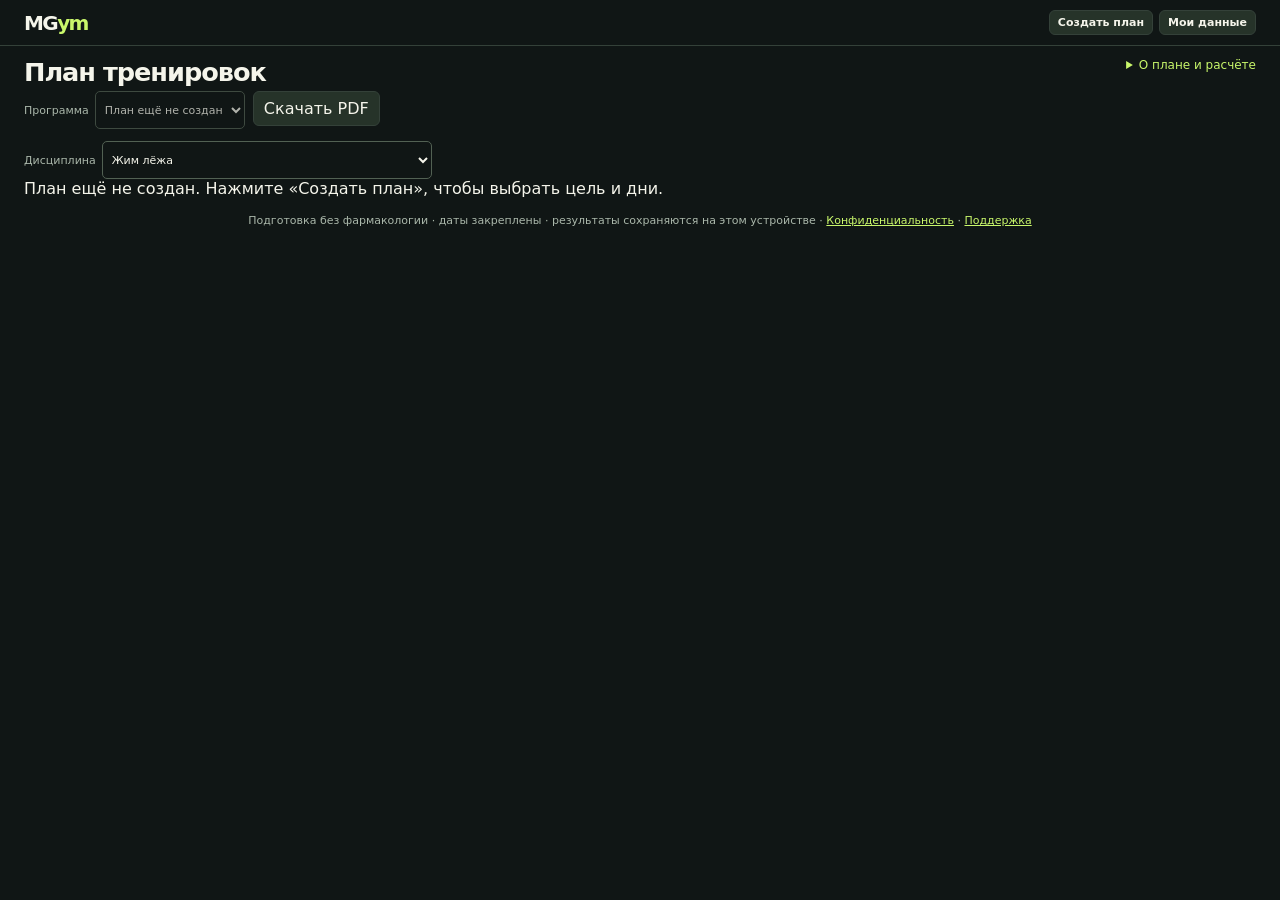
<file: index.html>
<!doctype html>
<html lang="ru">
<head>
  <meta charset="utf-8">
  <meta name="viewport" content="width=device-width, initial-scale=1">
  <meta name="theme-color" content="#101615">
  <meta name="description" content="Своя программа лёжа: расчёт нагрузки, фиксированный календарь, журнал подходов и резервные копии. Без фармакологии.">
  <title>MGym · планы жима, приседа и тяги</title>
  <link rel="stylesheet" href="style.css?v=20261013f">
  <script src="generator.js?v=20261013f" defer></script>
  <script src="engine-v2.js?v=20261013a" defer></script>
  <script src="engine-v3.js?v=20261013f" defer></script>
  <script src="pdf-export.js?v=20261013f" defer></script>
  <script src="planner.js?v=20261013f" defer></script>
  <script src="app.js?v=20261013f" defer></script>
</head>
<body>
  <header class="topbar"><div class="brand">MG<span>ym</span></div><div class="topbar-right"><button id="new-plan" type="button">Создать план</button><button id="data-button" type="button">Мои данные</button></div></header>
  <main>
    <section class="planner" aria-labelledby="planner-title">
      <div class="planner-heading"><div><h1 id="planner-title">План тренировок</h1><div class="plan-controls"><label class="plan-picker">Программа <select id="plan-select" aria-label="Выбрать программу" disabled><option value="">План ещё не создан</option></select></label><button id="export-pdf" type="button" disabled>Скачать PDF</button><button id="delete-plan" type="button" hidden>Удалить план</button></div></div><details class="info"><summary>О плане и расчёте</summary><div class="info-content"><p id="plan-summary"></p><ol id="rules"></ol><p><a href="method.html" target="_blank" rel="noopener">Методика, возрастные группы и источники ↗</a></p></div></details></div>
      <label class="plan-picker">Дисциплина <select id="discipline-select" aria-label="Дисциплина"><option value="bench">Жим лёжа</option><option value="squat">Приседания</option><option value="deadlift">Становая тяга</option></select></label><p id="empty-plan" hidden>План ещё не создан. Нажмите «Создать план», чтобы выбрать цель и дни.</p><p id="storage-status" class="status" role="status"></p>
      <section id="forecast-panel" class="forecast-panel" aria-label="Цель и прогноз" hidden>
        <div class="forecast-grid">
          <div><span>Цель</span><strong id="forecast-goal"></strong><small id="forecast-date"></small></div>
          <div><span>Оценка силы сейчас</span><strong id="forecast-current"></strong><small id="forecast-basis"></small></div>
          <div><span>Ориентир к дате</span><strong id="forecast-range"></strong><small id="forecast-status" role="status"></small></div>
        </div>
        <details><summary>На чём основан прогноз</summary><p id="forecast-explanation"></p></details>
        <p id="last-adjustment" class="adjustment-note"></p>
      </section>
      <p id="progression-overview" class="progression-overview" hidden></p>
      <nav class="calendar" aria-label="Календарь тренировок" hidden><div id="weeks" class="weeks" aria-label="Недели плана"></div><div id="sessions" class="sessions" aria-label="Дни выбранной недели"></div></nav>
      <article id="detail" class="detail" aria-live="polite" hidden></article>
    </section>
  </main>
  <footer>Подготовка без фармакологии · даты закреплены · результаты сохраняются на этом устройстве · <a href="privacy.html">Конфиденциальность</a> · <a href="support.html">Поддержка</a></footer>
  <dialog id="delete-dialog" aria-labelledby="delete-title"><div class="dialog-heading"><h2 id="delete-title">Удалить план?</h2><button type="button" data-close>Отмена</button></div><p id="delete-plan-name" translate="no"></p><p>Удалятся выбранная программа и её записи в планировщике. Остальные планы сохранятся. Перед удалением автоматически сохраняется копия всех планов: «Мои данные» → «Копия до последнего удаления».</p><p id="delete-error" class="error" role="alert"></p><button id="confirm-delete" type="button" class="danger">Удалить план</button></dialog>
  <dialog id="generator-dialog" aria-labelledby="generator-title">
    <div class="dialog-heading"><h2 id="generator-title">Своя программа</h2><button type="button" data-close>Закрыть</button></div>
    <p class="muted">Адаптивная программа: 1–4 занятия в неделю, от 2 недель до 2 лет. Возраст 14–100 лет; до 18 и после 85 — только с индивидуальным сопровождением. Без фармакологии и бустеров. Цель не гарантируется.</p>
    <form id="generator-form">
      <fieldset><legend>Спортсмен и срок</legend><div class="form-grid">
        <label>Дисциплина<select name="discipline"><option value="bench">Жим лёжа</option><option value="squat">Приседания</option><option value="deadlift">Становая тяга</option></select></label><label>Название<input name="name" maxlength="60" value="Мой план" required></label>
        <label>Возраст, лет<input name="age" type="number" min="14" max="100" required></label>
        <label>Вес тела, кг<input name="bodyweight" type="number" min="20" max="400" step="0.1" required></label>
        <label>Индивидуальное сопровождение<select name="supervised"><option value="no">Нет / не требуется по возрасту</option><option value="yes">Есть тренер и допуск к нагрузке</option></select></label>
        <label>Целевой результат, кг<input name="goal" type="number" min="10" max="400" step="0.5" required></label>
        <label>Дата начала<input name="start" type="date" required></label>
        <label>Дата результата / соревнований<input name="target" type="date" required></label>
        <label>Стаж выбранного движения<select name="experience"><option value="novice">Менее 1 года</option><option value="trained">1–3 года</option><option value="advanced">Более 3 лет</option></select></label>
        <label>Тренировки последние 4 недели<select name="trainingContinuity"><option value="regular">Тренируюсь регулярно</option><option value="returning">Возвращаюсь после перерыва</option><option value="unknown">Пока не могу оценить</option></select></label>
        <label>Восстановление сейчас<select name="recovery"><option value="normal">Обычное, нагрузку переношу хорошо</option><option value="limited">Недосып, стресс или высокая утомляемость</option></select></label>
      </div></fieldset>
      <fieldset><legend>От какого результата считать</legend>
        <label>Исходные данные<select name="resultType"><option value="max">Знаю текущий максимум на 1 повтор</option><option value="set">Есть недавний рабочий подход</option><option value="unknown">Пока нет результата — начать с подбора</option></select></label>
        <div id="result-fields" class="form-grid">
          <label>Вес штанги, кг<input name="resultWeight" type="number" min="5" max="400" step="0.5" required></label>
          <label>Выполнено повторов<input name="reps" type="number" min="1" max="10" value="1" required></label>
          <label>Техника<select name="technique"><option value="paused">С паузой 1–2 секунды</option><option value="touch">Без паузы / не уверен</option></select></label>
          <label>Дата результата<input name="resultDate" type="date" required></label>
          <label>RPE этого подхода, если известно<input name="resultRpe" type="number" min="6" max="9.5" step="0.5" placeholder="Можно оставить пустым"></label>
        </div><p class="muted">Не нужно проверять максимум ради анкеты. Подойдёт чистый рабочий подход; результат без паузы уточняется по контрольным подходам.</p>
      </fieldset>
      <fieldset><legend>Расписание и оборудование</legend>
        <p class="muted">Выберите 1–4 доступных дня. Соседний день после тяжёлого жима будет лёгким; при ограниченном восстановлении объём уменьшается.</p>
        <div class="weekday-options">
          <label><input type="checkbox" name="weekday" value="1" checked>Пн</label><label><input type="checkbox" name="weekday" value="2">Вт</label><label><input type="checkbox" name="weekday" value="3">Ср</label><label><input type="checkbox" name="weekday" value="4" checked>Чт</label><label><input type="checkbox" name="weekday" value="5">Пт</label><label><input type="checkbox" name="weekday" value="6">Сб</label><label><input type="checkbox" name="weekday" value="0">Вс</label>
        </div><div class="form-grid">
          <label>Вес грифа, кг<input name="bar" type="number" min="5" max="25" step="0.5" value="20" required></label>
          <label>Минимальный шаг всей штанги<select name="step"><option value="2.5">2,5 кг</option><option value="1">1 кг</option><option value="1.25">1,25 кг</option><option value="5">5 кг</option></select></label>
          <label>Для вспомогательных упражнений<select name="equipment"><option value="gym">Блоки и гантели</option><option value="dumbbells">Только гантели</option><option value="none">Только штанга — без дополнений</option></select></label>
          <label>Боль при жиме / ограничения врача<select name="pain"><option value="no">Нет</option><option value="yes">Есть</option></select></label>
        </div>
      </fieldset>
      <p id="generator-error" class="error" role="alert"></p><button type="submit" class="primary">Рассчитать и посмотреть</button>
    </form>
    <section id="preview" hidden aria-live="polite"><h3>Предварительный расчёт</h3><p id="preview-summary"></p><ul id="preview-warnings"></ul><p id="preview-first"></p><p class="muted">Сохранится отдельная программа с этими датами. Предыдущие планы и их результаты останутся в списке.</p><button id="save-plan" type="button" class="primary">Сохранить программу</button></section>
  </dialog>
  <dialog id="data-dialog" aria-labelledby="data-title"><div class="dialog-heading"><h2 id="data-title">Мои данные</h2><button type="button" data-close>Закрыть</button></div><p>Планы и результаты хранятся в этом браузере. Через неделю откроется тот же календарь. Пропущенные тренировки не переносятся автоматически.</p><p>Очистка данных браузера или режим инкогнито могут удалить записи. Скачайте резервную копию; её можно открыть на другом устройстве. Автоматической синхронизации с MGym и другими устройствами пока нет.</p><div class="actions"><button id="export-data" type="button">Скачать резервную копию</button><button id="export-before-delete" type="button">Копия до последнего удаления</button><label class="file-label">Загрузить копию<input id="import-data" type="file" accept="application/json,.json"></label></div><p id="data-message" role="status"></p><div id="import-preview" hidden><p id="import-summary"></p><button id="confirm-import" type="button" class="primary">Добавить планы из копии</button></div></dialog>
  <dialog id="log-dialog" aria-labelledby="log-title"><div class="dialog-heading"><h2 id="log-title">Результат тренировки</h2><button type="button" data-close>Закрыть</button></div><form id="log-form"><p class="muted">Заполняйте только сделанные подходы. Пустое поле — нет записи. Килограммы указаны как общий вес; для гантели — вес одной гантели.</p><div id="log-sets"></div><div class="form-grid"><label>Статус<select name="status"><option value="planned">Ещё не завершена</option><option value="done">Выполнена</option><option value="skipped">Пропущена</option></select></label><label>Как прошла тренировка<select name="feedback"><option value="ok">Нормально</option><option value="hard">Тяжелее ожидаемого / недовосстановился</option><option value="pain">Была боль</option></select></label></div><p id="log-advice" class="muted"></p><p id="log-error" class="error" role="alert"></p><button class="primary" type="submit">Сохранить результат</button></form></dialog>
  <dialog id="review-dialog" aria-labelledby="review-title"><div class="dialog-heading"><h2 id="review-title">Проверка нагрузки</h2><button type="button" data-close>Закрыть</button></div><p id="review-message"></p><p class="muted">Меняются только будущие незаписанные тренировки. Расписание, прошедшие дни и фактические подходы сохраняются. Повторно одна тренировка не учитывается.</p><button id="apply-review" type="button" class="primary" hidden>Применить поправку к будущим весам</button></dialog>
  <dialog id="schedule-dialog" aria-labelledby="schedule-title"><div class="dialog-heading"><h2 id="schedule-title">Изменить цель и расписание</h2><button type="button" data-close>Закрыть</button></div><p>Изменятся только будущие дни без записей. История, частичные записи и сегодняшнее назначение сохранятся.</p><form id="schedule-form"><div class="form-grid"><label>Новая дата цели<input type="date" name="target" required></label><label>Цель, кг<input type="number" name="goal" min="10" max="400" step="0.5" required></label><label>Восстановление<select name="recovery"><option value="normal">Обычное</option><option value="limited">Ограниченное</option></select></label></div><div class="weekday-options" id="schedule-weekdays"></div><button type="submit">Посмотреть изменения</button></form><p id="schedule-message" role="status"></p><button id="apply-schedule" class="primary" type="button" hidden>Сохранить новое расписание</button></dialog>
</body>
</html>
</file>
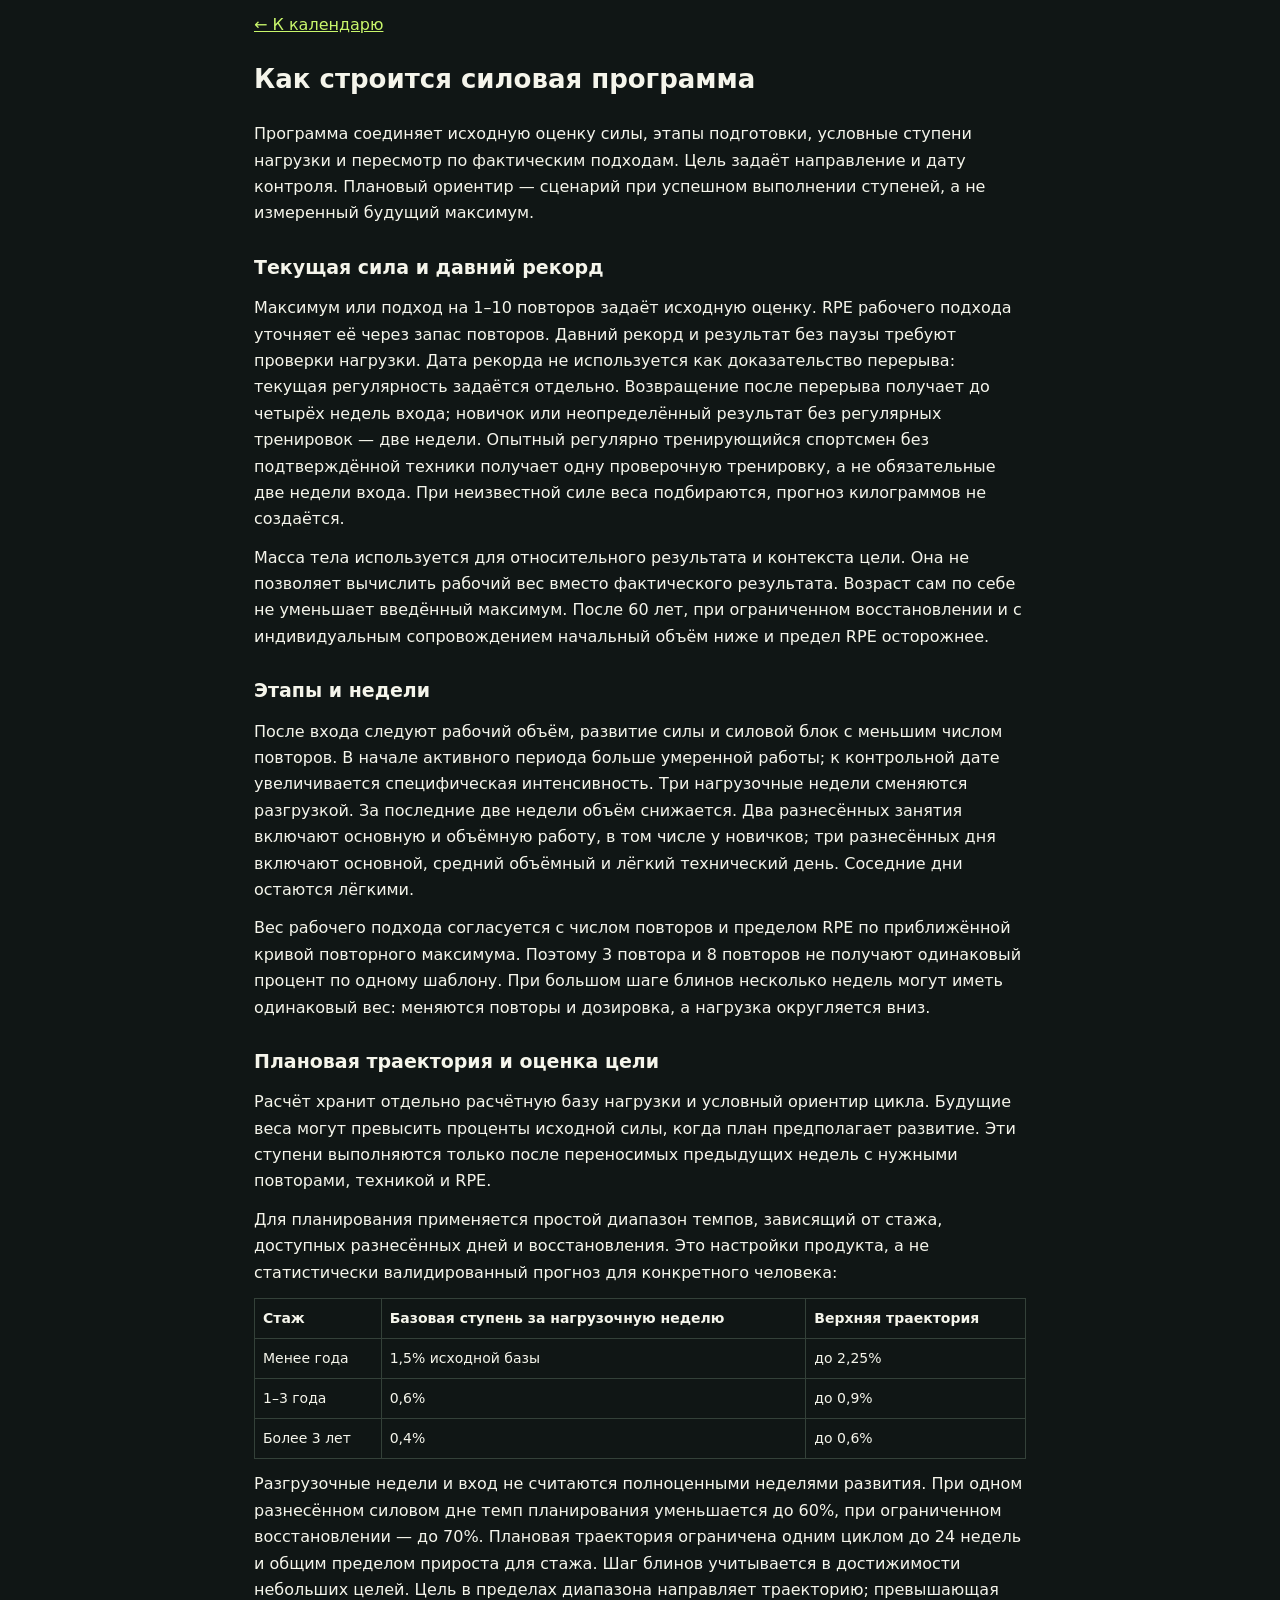
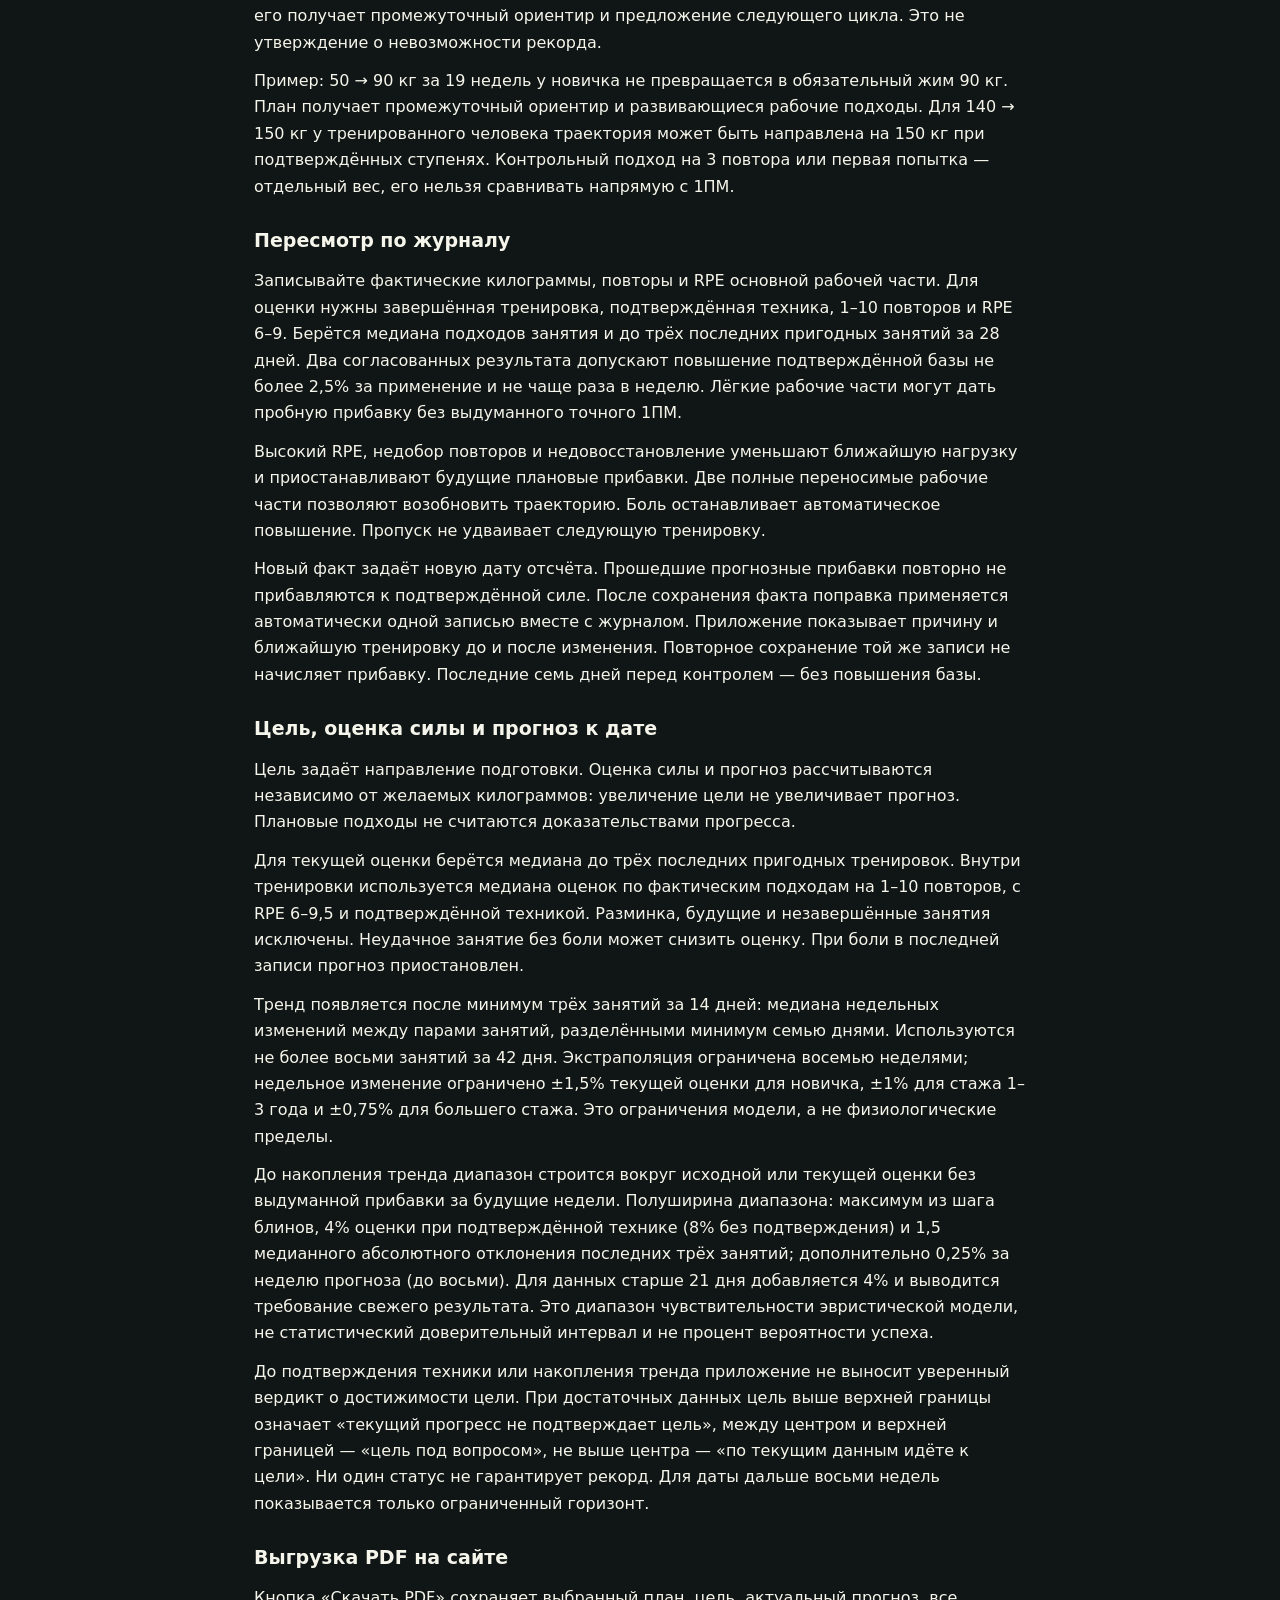
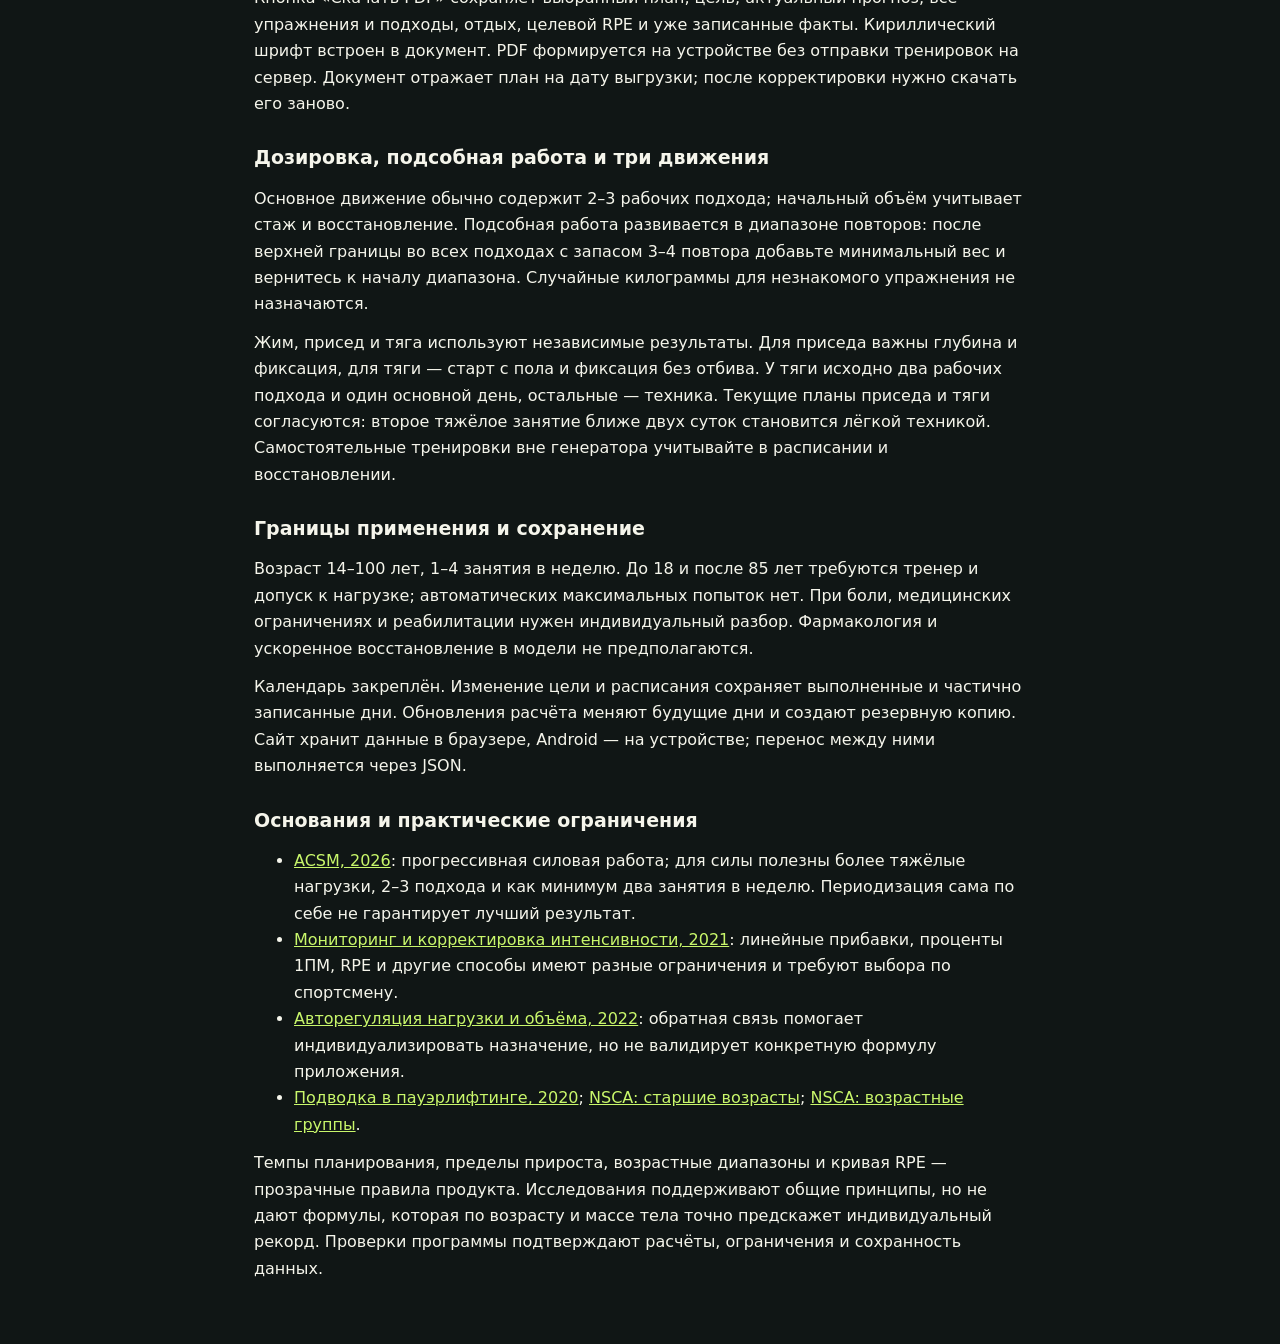
<file: method.html>
<!doctype html>
<html lang="ru"><head><meta charset="utf-8"><meta name="viewport" content="width=device-width,initial-scale=1"><title>Методика программы · MGym</title><link rel="stylesheet" href="style.css?v=20261013d"></head>
<body><main class="method"><a href="index.html">← К календарю</a><h1>Как строится силовая программа</h1>
<p>Программа соединяет исходную оценку силы, этапы подготовки, условные ступени нагрузки и пересмотр по фактическим подходам. Цель задаёт направление и дату контроля. Плановый ориентир — сценарий при успешном выполнении ступеней, а не измеренный будущий максимум.</p>
<h2>Текущая сила и давний рекорд</h2>
<p>Максимум или подход на 1–10 повторов задаёт исходную оценку. RPE рабочего подхода уточняет её через запас повторов. Давний рекорд и результат без паузы требуют проверки нагрузки. Дата рекорда не используется как доказательство перерыва: текущая регулярность задаётся отдельно. Возвращение после перерыва получает до четырёх недель входа; новичок или неопределённый результат без регулярных тренировок — две недели. Опытный регулярно тренирующийся спортсмен без подтверждённой техники получает одну проверочную тренировку, а не обязательные две недели входа. При неизвестной силе веса подбираются, прогноз килограммов не создаётся.</p>
<p>Масса тела используется для относительного результата и контекста цели. Она не позволяет вычислить рабочий вес вместо фактического результата. Возраст сам по себе не уменьшает введённый максимум. После 60 лет, при ограниченном восстановлении и с индивидуальным сопровождением начальный объём ниже и предел RPE осторожнее.</p>
<h2>Этапы и недели</h2>
<p>После входа следуют рабочий объём, развитие силы и силовой блок с меньшим числом повторов. В начале активного периода больше умеренной работы; к контрольной дате увеличивается специфическая интенсивность. Три нагрузочные недели сменяются разгрузкой. За последние две недели объём снижается. Два разнесённых занятия включают основную и объёмную работу, в том числе у новичков; три разнесённых дня включают основной, средний объёмный и лёгкий технический день. Соседние дни остаются лёгкими.</p>
<p>Вес рабочего подхода согласуется с числом повторов и пределом RPE по приближённой кривой повторного максимума. Поэтому 3 повтора и 8 повторов не получают одинаковый процент по одному шаблону. При большом шаге блинов несколько недель могут иметь одинаковый вес: меняются повторы и дозировка, а нагрузка округляется вниз.</p>
<h2>Плановая траектория и оценка цели</h2>
<p>Расчёт хранит отдельно расчётную базу нагрузки и условный ориентир цикла. Будущие веса могут превысить проценты исходной силы, когда план предполагает развитие. Эти ступени выполняются только после переносимых предыдущих недель с нужными повторами, техникой и RPE.</p>
<p>Для планирования применяется простой диапазон темпов, зависящий от стажа, доступных разнесённых дней и восстановления. Это настройки продукта, а не статистически валидированный прогноз для конкретного человека:</p>
<table><thead><tr><th>Стаж</th><th>Базовая ступень за нагрузочную неделю</th><th>Верхняя траектория</th></tr></thead><tbody>
<tr><td>Менее года</td><td>1,5% исходной базы</td><td>до 2,25%</td></tr>
<tr><td>1–3 года</td><td>0,6%</td><td>до 0,9%</td></tr>
<tr><td>Более 3 лет</td><td>0,4%</td><td>до 0,6%</td></tr>
</tbody></table>
<p>Разгрузочные недели и вход не считаются полноценными неделями развития. При одном разнесённом силовом дне темп планирования уменьшается до 60%, при ограниченном восстановлении — до 70%. Плановая траектория ограничена одним циклом до 24 недель и общим пределом прироста для стажа. Шаг блинов учитывается в достижимости небольших целей. Цель в пределах диапазона направляет траекторию; превышающая его получает промежуточный ориентир и предложение следующего цикла. Это не утверждение о невозможности рекорда.</p>
<p>Пример: 50 → 90 кг за 19 недель у новичка не превращается в обязательный жим 90 кг. План получает промежуточный ориентир и развивающиеся рабочие подходы. Для 140 → 150 кг у тренированного человека траектория может быть направлена на 150 кг при подтверждённых ступенях. Контрольный подход на 3 повтора или первая попытка — отдельный вес, его нельзя сравнивать напрямую с 1ПМ.</p>
<h2>Пересмотр по журналу</h2>
<p>Записывайте фактические килограммы, повторы и RPE основной рабочей части. Для оценки нужны завершённая тренировка, подтверждённая техника, 1–10 повторов и RPE 6–9. Берётся медиана подходов занятия и до трёх последних пригодных занятий за 28 дней. Два согласованных результата допускают повышение подтверждённой базы не более 2,5% за применение и не чаще раза в неделю. Лёгкие рабочие части могут дать пробную прибавку без выдуманного точного 1ПМ.</p>
<p>Высокий RPE, недобор повторов и недовосстановление уменьшают ближайшую нагрузку и приостанавливают будущие плановые прибавки. Две полные переносимые рабочие части позволяют возобновить траекторию. Боль останавливает автоматическое повышение. Пропуск не удваивает следующую тренировку.</p>
<p>Новый факт задаёт новую дату отсчёта. Прошедшие прогнозные прибавки повторно не прибавляются к подтверждённой силе. После сохранения факта поправка применяется автоматически одной записью вместе с журналом. Приложение показывает причину и ближайшую тренировку до и после изменения. Повторное сохранение той же записи не начисляет прибавку. Последние семь дней перед контролем — без повышения базы.</p>
<h2>Цель, оценка силы и прогноз к дате</h2>
<p>Цель задаёт направление подготовки. Оценка силы и прогноз рассчитываются независимо от желаемых килограммов: увеличение цели не увеличивает прогноз. Плановые подходы не считаются доказательствами прогресса.</p>
<p>Для текущей оценки берётся медиана до трёх последних пригодных тренировок. Внутри тренировки используется медиана оценок по фактическим подходам на 1–10 повторов, с RPE 6–9,5 и подтверждённой техникой. Разминка, будущие и незавершённые занятия исключены. Неудачное занятие без боли может снизить оценку. При боли в последней записи прогноз приостановлен.</p>
<p>Тренд появляется после минимум трёх занятий за 14 дней: медиана недельных изменений между парами занятий, разделёнными минимум семью днями. Используются не более восьми занятий за 42 дня. Экстраполяция ограничена восемью неделями; недельное изменение ограничено ±1,5% текущей оценки для новичка, ±1% для стажа 1–3 года и ±0,75% для большего стажа. Это ограничения модели, а не физиологические пределы.</p>
<p>До накопления тренда диапазон строится вокруг исходной или текущей оценки без выдуманной прибавки за будущие недели. Полуширина диапазона: максимум из шага блинов, 4% оценки при подтверждённой технике (8% без подтверждения) и 1,5 медианного абсолютного отклонения последних трёх занятий; дополнительно 0,25% за неделю прогноза (до восьми). Для данных старше 21 дня добавляется 4% и выводится требование свежего результата. Это диапазон чувствительности эвристической модели, не статистический доверительный интервал и не процент вероятности успеха.</p>
<p>До подтверждения техники или накопления тренда приложение не выносит уверенный вердикт о достижимости цели. При достаточных данных цель выше верхней границы означает «текущий прогресс не подтверждает цель», между центром и верхней границей — «цель под вопросом», не выше центра — «по текущим данным идёте к цели». Ни один статус не гарантирует рекорд. Для даты дальше восьми недель показывается только ограниченный горизонт.</p>
<h2>Выгрузка PDF на сайте</h2>
<p>Кнопка «Скачать PDF» сохраняет выбранный план, цель, актуальный прогноз, все упражнения и подходы, отдых, целевой RPE и уже записанные факты. Кириллический шрифт встроен в документ. PDF формируется на устройстве без отправки тренировок на сервер. Документ отражает план на дату выгрузки; после корректировки нужно скачать его заново.</p>
<h2>Дозировка, подсобная работа и три движения</h2>
<p>Основное движение обычно содержит 2–3 рабочих подхода; начальный объём учитывает стаж и восстановление. Подсобная работа развивается в диапазоне повторов: после верхней границы во всех подходах с запасом 3–4 повтора добавьте минимальный вес и вернитесь к началу диапазона. Случайные килограммы для незнакомого упражнения не назначаются.</p>
<p>Жим, присед и тяга используют независимые результаты. Для приседа важны глубина и фиксация, для тяги — старт с пола и фиксация без отбива. У тяги исходно два рабочих подхода и один основной день, остальные — техника. Текущие планы приседа и тяги согласуются: второе тяжёлое занятие ближе двух суток становится лёгкой техникой. Самостоятельные тренировки вне генератора учитывайте в расписании и восстановлении.</p>
<h2>Границы применения и сохранение</h2>
<p>Возраст 14–100 лет, 1–4 занятия в неделю. До 18 и после 85 лет требуются тренер и допуск к нагрузке; автоматических максимальных попыток нет. При боли, медицинских ограничениях и реабилитации нужен индивидуальный разбор. Фармакология и ускоренное восстановление в модели не предполагаются.</p>
<p>Календарь закреплён. Изменение цели и расписания сохраняет выполненные и частично записанные дни. Обновления расчёта меняют будущие дни и создают резервную копию. Сайт хранит данные в браузере, Android — на устройстве; перенос между ними выполняется через JSON.</p>
<h2>Основания и практические ограничения</h2>
<ul>
<li><a href="https://pubmed.ncbi.nlm.nih.gov/41843416/">ACSM, 2026</a>: прогрессивная силовая работа; для силы полезны более тяжёлые нагрузки, 2–3 подхода и как минимум два занятия в неделю. Периодизация сама по себе не гарантирует лучший результат.</li>
<li><a href="https://pubmed.ncbi.nlm.nih.gov/34101157/">Мониторинг и корректировка интенсивности, 2021</a>: линейные прибавки, проценты 1ПМ, RPE и другие способы имеют разные ограничения и требуют выбора по спортсмену.</li>
<li><a href="https://pubmed.ncbi.nlm.nih.gov/35038063/">Авторегуляция нагрузки и объёма, 2022</a>: обратная связь помогает индивидуализировать назначение, но не валидирует конкретную формулу приложения.</li>
<li><a href="https://pubmed.ncbi.nlm.nih.gov/32917000/">Подводка в пауэрлифтинге, 2020</a>; <a href="https://www.nsca.com/about-us/position-statements/resistance-training-for-older-adults/">NSCA: старшие возрасты</a>; <a href="https://www.nsca.com/about-us/position-statements/">NSCA: возрастные группы</a>.</li>
</ul>
<p>Темпы планирования, пределы прироста, возрастные диапазоны и кривая RPE — прозрачные правила продукта. Исследования поддерживают общие принципы, но не дают формулы, которая по возрасту и массе тела точно предскажет индивидуальный рекорд. Проверки программы подтверждают расчёты, ограничения и сохранность данных.</p>
</main></body></html>
</file>
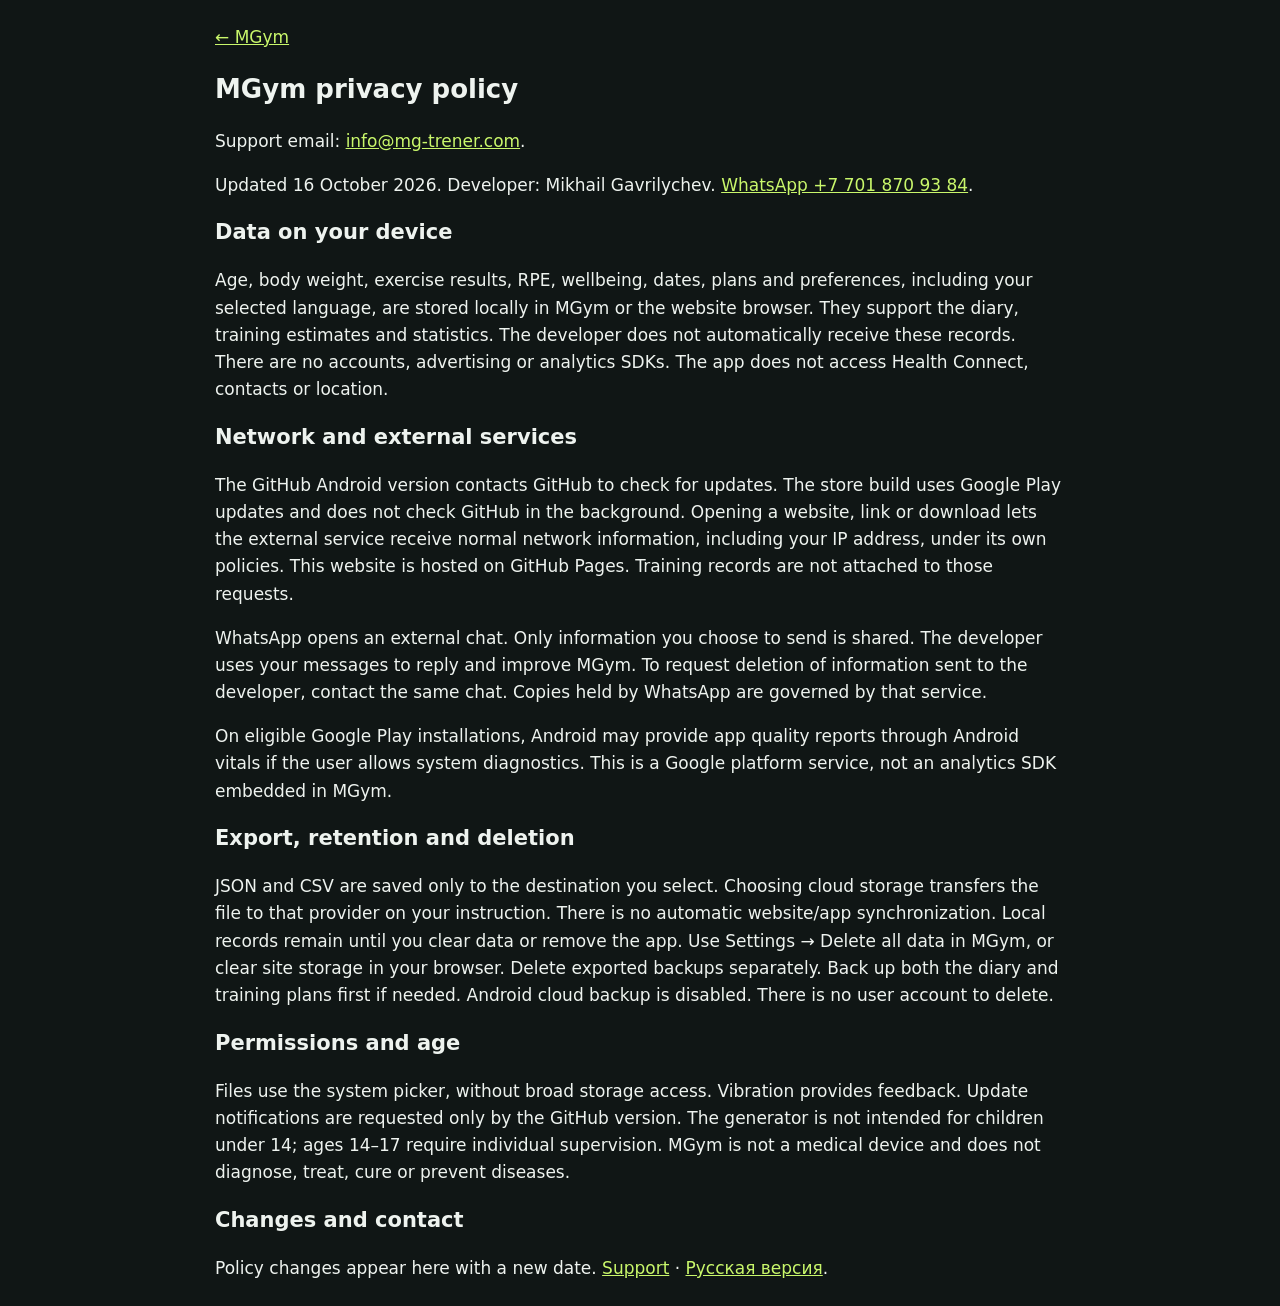
<file: privacy-en.html>
<!doctype html><html lang="en"><meta charset="utf-8"><meta name="viewport" content="width=device-width,initial-scale=1"><title>MGym privacy policy</title><style>body{max-width:850px;margin:24px auto;padding:0 18px;font:17px/1.6 system-ui;background:#101615;color:#eef3ef}a{color:#c9f76b}h1{font-size:26px}h2{font-size:21px}</style><main><a href="index.html">← MGym</a><h1>MGym privacy policy</h1><p>Support email: <a href="mailto:info@mg-trener.com">info@mg-trener.com</a>.</p><p>Updated 16 October 2026. Developer: Mikhail Gavrilychev. <a href="https://wa.me/77018709384">WhatsApp +7 701 870 93 84</a>.</p>
<h2>Data on your device</h2><p>Age, body weight, exercise results, RPE, wellbeing, dates, plans and preferences, including your selected language, are stored locally in MGym or the website browser. They support the diary, training estimates and statistics. The developer does not automatically receive these records. There are no accounts, advertising or analytics SDKs. The app does not access Health Connect, contacts or location.</p>
<h2>Network and external services</h2><p>The GitHub Android version contacts GitHub to check for updates. The store build uses Google Play updates and does not check GitHub in the background. Opening a website, link or download lets the external service receive normal network information, including your IP address, under its own policies. This website is hosted on GitHub Pages. Training records are not attached to those requests.</p><p>WhatsApp opens an external chat. Only information you choose to send is shared. The developer uses your messages to reply and improve MGym. To request deletion of information sent to the developer, contact the same chat. Copies held by WhatsApp are governed by that service.</p><p>On eligible Google Play installations, Android may provide app quality reports through Android vitals if the user allows system diagnostics. This is a Google platform service, not an analytics SDK embedded in MGym.</p>
<h2>Export, retention and deletion</h2><p>JSON and CSV are saved only to the destination you select. Choosing cloud storage transfers the file to that provider on your instruction. There is no automatic website/app synchronization. Local records remain until you clear data or remove the app. Use Settings → Delete all data in MGym, or clear site storage in your browser. Delete exported backups separately. Back up both the diary and training plans first if needed. Android cloud backup is disabled. There is no user account to delete.</p>
<h2>Permissions and age</h2><p>Files use the system picker, without broad storage access. Vibration provides feedback. Update notifications are requested only by the GitHub version. The generator is not intended for children under 14; ages 14–17 require individual supervision. MGym is not a medical device and does not diagnose, treat, cure or prevent diseases.</p><h2>Changes and contact</h2><p>Policy changes appear here with a new date. <a href="support-en.html">Support</a> · <a href="privacy.html">Русская версия</a>.</p></main></html>
</file>
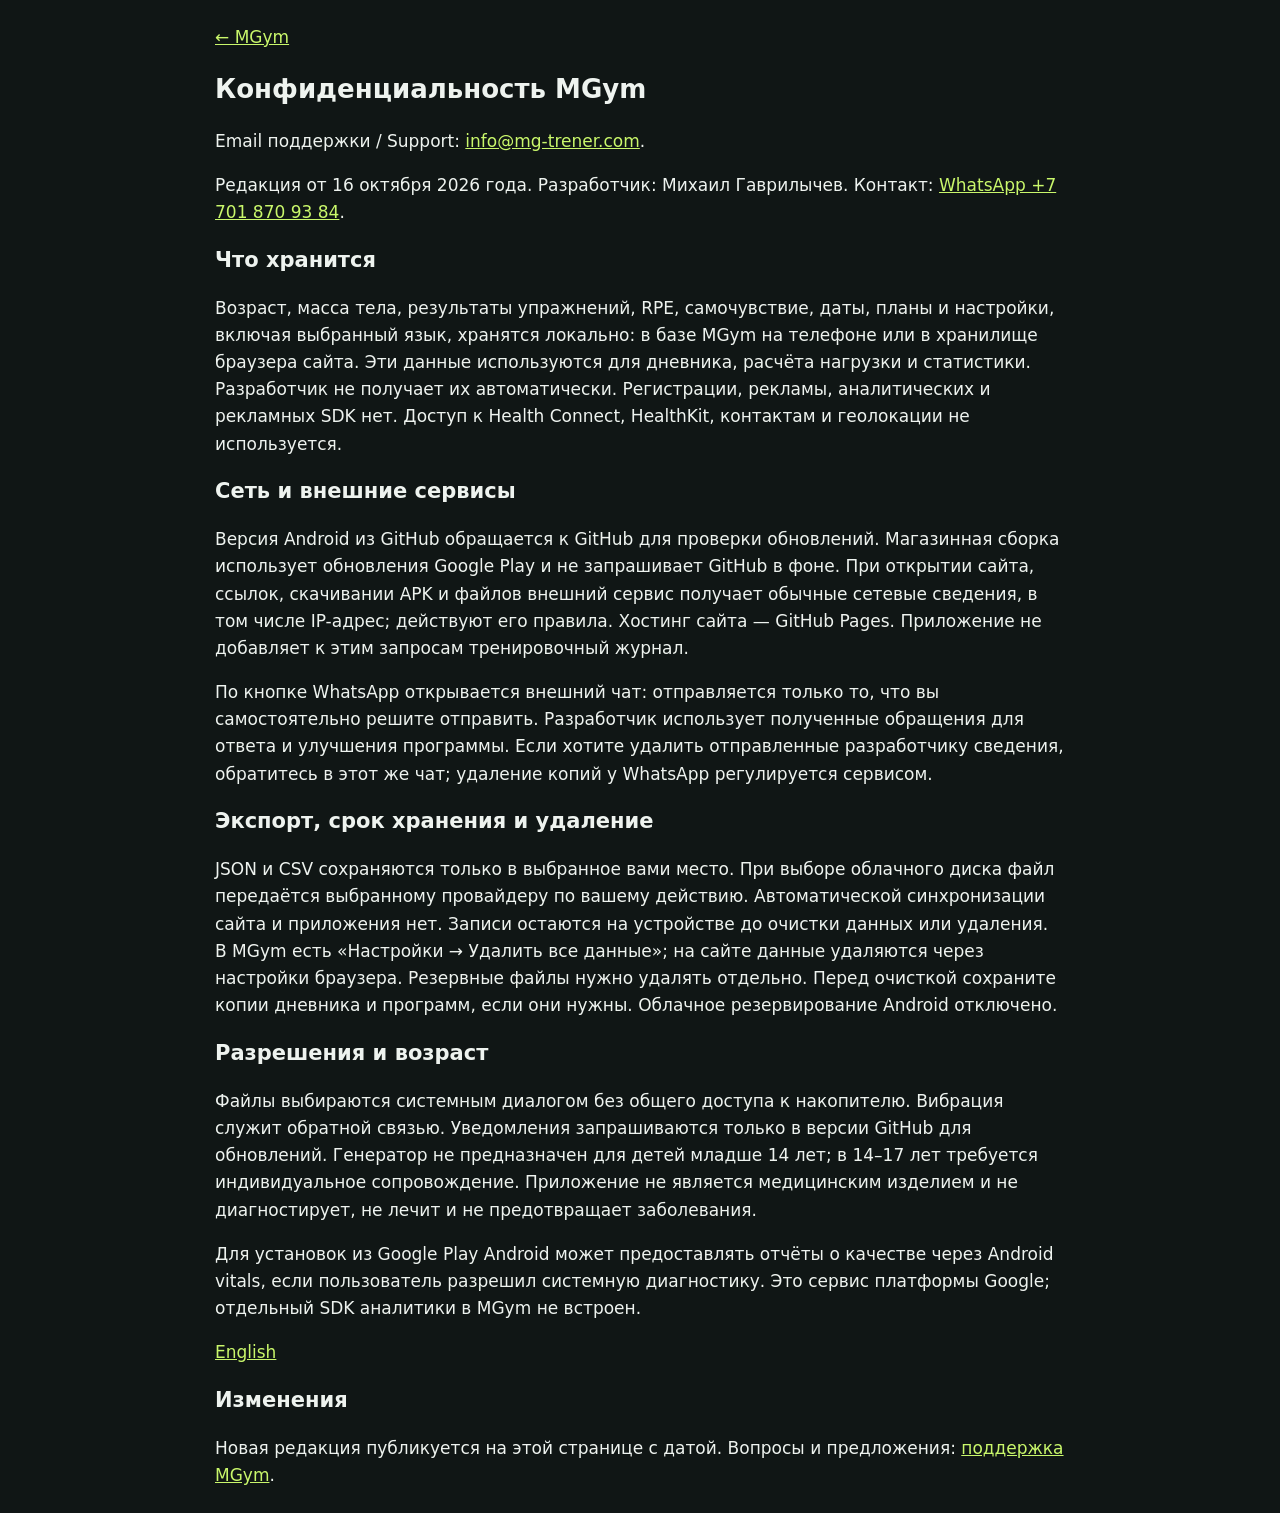
<file: privacy.html>
<!doctype html><html lang="ru"><meta charset="utf-8"><meta name="viewport" content="width=device-width,initial-scale=1"><title>Конфиденциальность MGym</title><style>body{max-width:850px;margin:24px auto;padding:0 18px;font:17px/1.6 system-ui;background:#101615;color:#eef3ef}a{color:#c9f76b}h1{font-size:26px}h2{font-size:21px}</style><main><a href="index.html">← MGym</a><h1>Конфиденциальность MGym</h1><p>Email поддержки / Support: <a href="mailto:info@mg-trener.com">info@mg-trener.com</a>.</p><p>Редакция от 16 октября 2026 года. Разработчик: Михаил Гаврилычев. Контакт: <a href="https://wa.me/77018709384">WhatsApp +7 701 870 93 84</a>.</p>
<h2>Что хранится</h2><p>Возраст, масса тела, результаты упражнений, RPE, самочувствие, даты, планы и настройки, включая выбранный язык, хранятся локально: в базе MGym на телефоне или в хранилище браузера сайта. Эти данные используются для дневника, расчёта нагрузки и статистики. Разработчик не получает их автоматически. Регистрации, рекламы, аналитических и рекламных SDK нет. Доступ к Health Connect, HealthKit, контактам и геолокации не используется.</p>
<h2>Сеть и внешние сервисы</h2><p>Версия Android из GitHub обращается к GitHub для проверки обновлений. Магазинная сборка использует обновления Google Play и не запрашивает GitHub в фоне. При открытии сайта, ссылок, скачивании APK и файлов внешний сервис получает обычные сетевые сведения, в том числе IP-адрес; действуют его правила. Хостинг сайта — GitHub Pages. Приложение не добавляет к этим запросам тренировочный журнал.</p>
<p>По кнопке WhatsApp открывается внешний чат: отправляется только то, что вы самостоятельно решите отправить. Разработчик использует полученные обращения для ответа и улучшения программы. Если хотите удалить отправленные разработчику сведения, обратитесь в этот же чат; удаление копий у WhatsApp регулируется сервисом.</p>
<h2>Экспорт, срок хранения и удаление</h2><p>JSON и CSV сохраняются только в выбранное вами место. При выборе облачного диска файл передаётся выбранному провайдеру по вашему действию. Автоматической синхронизации сайта и приложения нет. Записи остаются на устройстве до очистки данных или удаления. В MGym есть «Настройки → Удалить все данные»; на сайте данные удаляются через настройки браузера. Резервные файлы нужно удалять отдельно. Перед очисткой сохраните копии дневника и программ, если они нужны. Облачное резервирование Android отключено.</p>
<h2>Разрешения и возраст</h2><p>Файлы выбираются системным диалогом без общего доступа к накопителю. Вибрация служит обратной связью. Уведомления запрашиваются только в версии GitHub для обновлений. Генератор не предназначен для детей младше 14 лет; в 14–17 лет требуется индивидуальное сопровождение. Приложение не является медицинским изделием и не диагностирует, не лечит и не предотвращает заболевания.</p>
<p>Для установок из Google Play Android может предоставлять отчёты о качестве через Android vitals, если пользователь разрешил системную диагностику. Это сервис платформы Google; отдельный SDK аналитики в MGym не встроен.</p><p><a href="privacy-en.html">English</a></p><h2>Изменения</h2><p>Новая редакция публикуется на этой странице с датой. Вопросы и предложения: <a href="support.html">поддержка MGym</a>.</p></main></html>
</file>
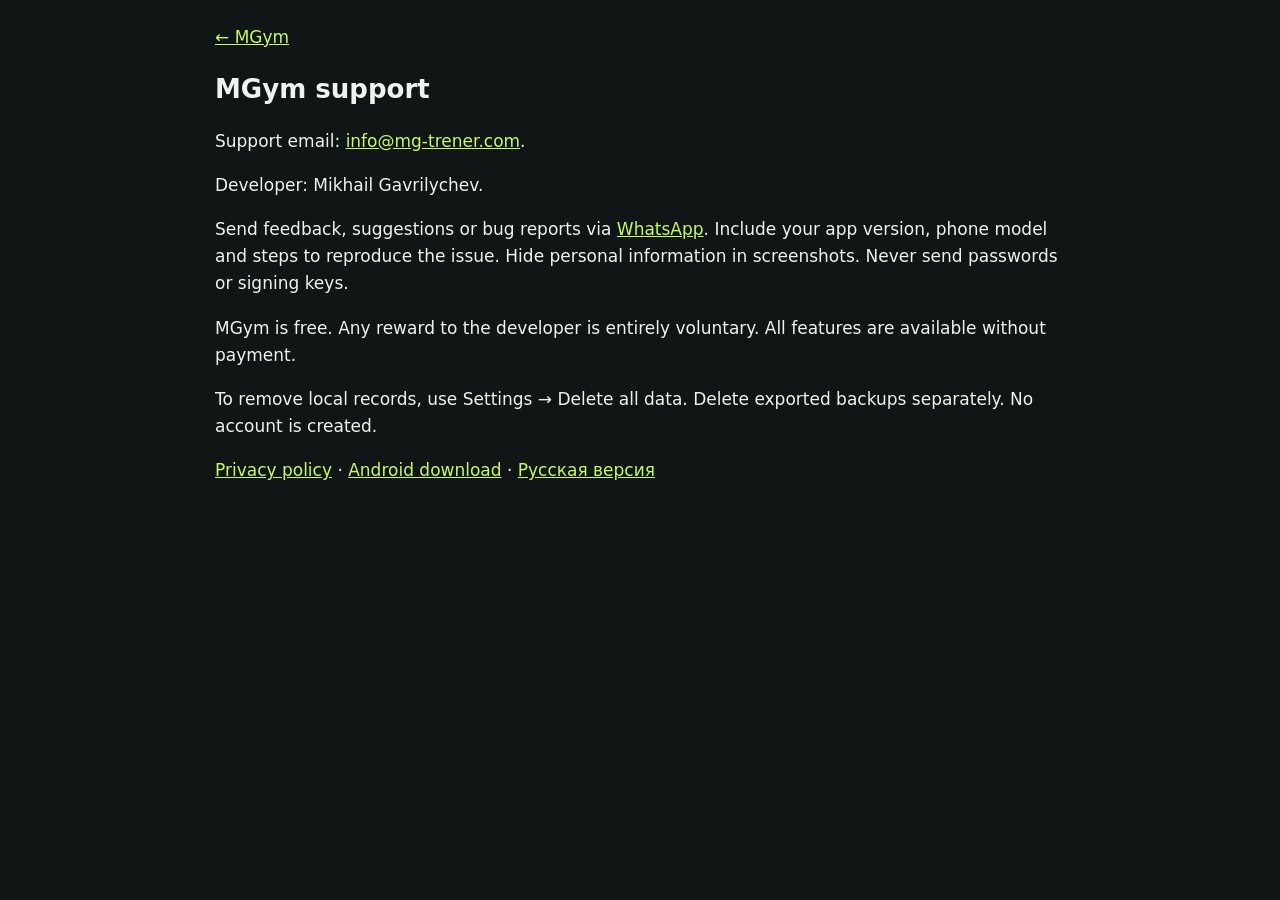
<file: support-en.html>
<!doctype html><html lang="en"><meta charset="utf-8"><meta name="viewport" content="width=device-width,initial-scale=1"><title>MGym support</title><style>body{max-width:850px;margin:24px auto;padding:0 18px;font:17px/1.6 system-ui;background:#101615;color:#eef3ef}a{color:#c9f76b}h1{font-size:26px}h2{font-size:21px}</style><main><a href="index.html">← MGym</a><h1>MGym support</h1><p>Support email: <a href="mailto:info@mg-trener.com">info@mg-trener.com</a>.</p><p>Developer: Mikhail Gavrilychev.</p><p>Send feedback, suggestions or bug reports via <a href="https://wa.me/77018709384">WhatsApp</a>. Include your app version, phone model and steps to reproduce the issue. Hide personal information in screenshots. Never send passwords or signing keys.</p><p>MGym is free. Any reward to the developer is entirely voluntary. All features are available without payment.</p><p>To remove local records, use Settings → Delete all data. Delete exported backups separately. No account is created.</p><p><a href="privacy-en.html">Privacy policy</a> · <a href="https://github.com/MG-Trener/MGym/releases/latest">Android download</a> · <a href="support.html">Русская версия</a></p></main></html>
</file>
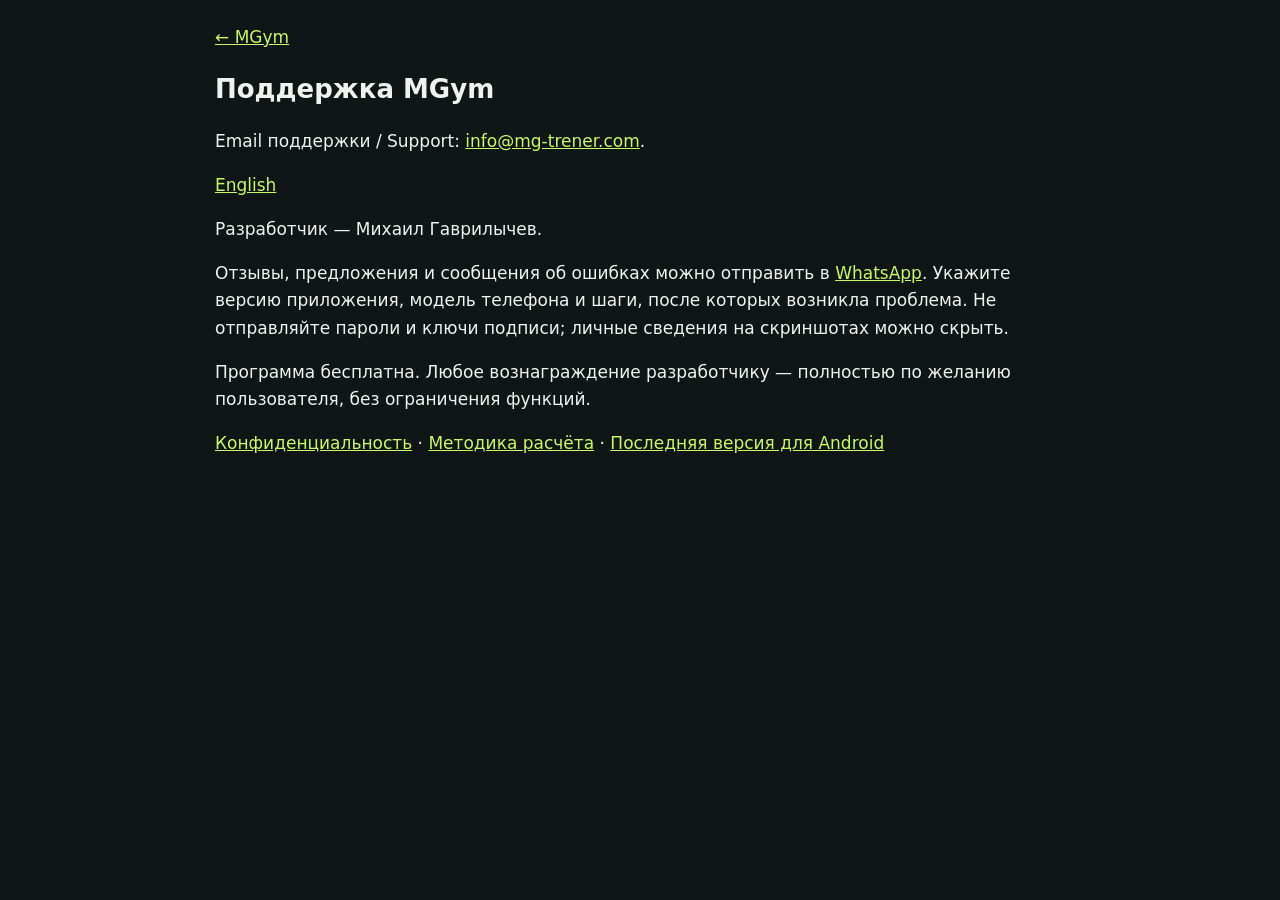
<file: support.html>
<!doctype html><html lang="ru"><meta charset="utf-8"><meta name="viewport" content="width=device-width,initial-scale=1"><title>Поддержка MGym</title><style>body{max-width:850px;margin:24px auto;padding:0 18px;font:17px/1.6 system-ui;background:#101615;color:#eef3ef}a{color:#c9f76b}h1{font-size:26px}h2{font-size:21px}</style><main><a href="index.html">← MGym</a><h1>Поддержка MGym</h1><p>Email поддержки / Support: <a href="mailto:info@mg-trener.com">info@mg-trener.com</a>.</p><p><a href="support-en.html">English</a></p><p>Разработчик — Михаил Гаврилычев.</p><p>Отзывы, предложения и сообщения об ошибках можно отправить в <a href="https://wa.me/77018709384">WhatsApp</a>. Укажите версию приложения, модель телефона и шаги, после которых возникла проблема. Не отправляйте пароли и ключи подписи; личные сведения на скриншотах можно скрыть.</p><p>Программа бесплатна. Любое вознаграждение разработчику — полностью по желанию пользователя, без ограничения функций.</p><p><a href="privacy.html">Конфиденциальность</a> · <a href="method.html">Методика расчёта</a> · <a href="https://github.com/MG-Trener/MGym/releases/latest">Последняя версия для Android</a></p></main></html>
</file>
<file: style.css>
:root{color-scheme:dark;--bg:#101615;--panel:#1b2421;--line:#344139;--text:#f5f5eb;--muted:#aab7aa;--lime:#c9f76b;font-family:system-ui,-apple-system,'Segoe UI',Arial,sans-serif}
*{box-sizing:border-box}html{scroll-behavior:smooth}body{margin:0;background:var(--bg);color:var(--text)}button{font:inherit}h1,h2,h3,h4,p{margin:0}
.topbar{height:46px;padding:0 clamp(12px,2vw,24px);border-bottom:1px solid var(--line);display:flex;align-items:center;justify-content:space-between;gap:16px}.brand{font-size:20px;font-weight:850;letter-spacing:-.08em;white-space:nowrap}.brand span{color:var(--lime)}.topbar-right{display:flex;gap:16px;color:var(--muted);font-size:10px;letter-spacing:.12em;font-weight:750}
main{max-width:1500px;margin:auto;padding:12px clamp(12px,2vw,24px)}.planner-heading{display:flex;align-items:start;justify-content:space-between;gap:20px;margin-bottom:12px}.planner-heading h1{font-size:clamp(20px,2vw,27px);letter-spacing:-.04em;line-height:1.15}.planner-heading p{color:var(--muted);font-size:12px;margin-top:3px}
.info{font-size:12px;max-width:460px}.info summary{cursor:pointer;color:var(--lime);text-align:right;white-space:nowrap}.info[open]{position:absolute;z-index:5;right:clamp(12px,2vw,24px);top:83px;width:min(460px,calc(100vw - 24px));max-height:calc(100dvh - 100px);overflow:auto;padding:10px 14px;background:#263329;border:1px solid var(--line);border-radius:10px;box-shadow:0 14px 36px #0008}.info-content{line-height:1.4;color:var(--text)}.info-content p{font-size:12px;color:var(--text);margin:8px 0}.info-content ol{padding-left:18px;margin:6px 0}.info-content li{margin:5px 0}
.progression-overview{font-size:12px;line-height:1.4;color:var(--lime);margin:4px 0 8px}.calendar{background:var(--panel);border:1px solid var(--line);border-radius:10px;padding:7px;margin-bottom:8px}.weeks,.sessions{display:flex;gap:5px}.weeks{overflow-x:auto;padding-bottom:6px;border-bottom:1px solid var(--line);scrollbar-width:thin}.week,.session{border:1px solid transparent;background:transparent;color:var(--muted);border-radius:6px;cursor:pointer;white-space:nowrap}.week{flex:1;min-width:75px;padding:5px 8px;font-size:11px;font-weight:700}.week:hover,.session:hover{background:#29372b;color:var(--text)}.week.active{background:#354a2f;color:var(--lime);border-color:#536d42}.sessions{padding-top:6px}.session{display:flex;align-items:center;gap:10px;padding:6px 10px;font-size:12px}.session.active{background:var(--lime);color:#182117;font-weight:800}.session-date{font-weight:800}.session-title{font-weight:500}
.detail{background:var(--panel);border:1px solid var(--line);border-radius:10px;padding:12px 16px}.detail-top{display:flex;align-items:center;justify-content:space-between;gap:10px;border-bottom:1px solid var(--line);padding-bottom:8px;margin-bottom:8px}.detail-date,.day-count{color:var(--muted);font-size:11px}.detail-top h2{font-size:20px;line-height:1.15;margin-top:2px;letter-spacing:-.03em}.detail-content{display:grid;grid-template-columns:minmax(0,1.45fr) minmax(260px,.8fr);gap:14px}
.main-exercise{min-width:0}.exercise-title,.accessory-title{display:flex;align-items:baseline;justify-content:space-between;gap:8px}.exercise-title h3,.accessories>h3{font-size:14px}.set-count{color:var(--muted);font-size:11px;white-space:nowrap}.exercise-hint{color:var(--muted);font-size:11px;line-height:1.25;margin:3px 0 5px}.set-table{width:100%;border-collapse:collapse;table-layout:fixed;font-variant-numeric:tabular-nums}.set-table th{text-align:left;color:var(--muted);font-size:10px;text-transform:uppercase;letter-spacing:.03em;border-bottom:1px solid var(--line);height:23px}.set-table td{border-bottom:1px solid #2a362f;height:26px;font-size:12px;white-space:nowrap;overflow:hidden;text-overflow:ellipsis}.set-table th:nth-child(1){width:7%}.set-table th:nth-child(2){width:18%}.set-table th:nth-child(3){width:15%}.set-table th:nth-child(4){width:16%}.set-table th:nth-child(5){width:44%}.set-table td:first-child{color:var(--muted)}.set-table .kind{color:var(--muted);font-size:11px}.set-table tr.heavy td{color:var(--lime);font-weight:700}
.accessories{border-left:1px solid var(--line);padding-left:14px;min-width:0}.accessories>h3{margin-bottom:7px}.accessory{border-top:1px solid var(--line);padding:8px 0}.accessory-title h4{font-size:12px;line-height:1.2}.accessory-prescription{color:var(--lime);font-size:12px;font-weight:800;white-space:nowrap}.accessory-meta{color:var(--muted);font-size:11px;line-height:1.35;margin-top:3px}.day-note{color:var(--muted);font-size:11px;line-height:1.4;border-top:1px solid var(--line);padding-top:8px;margin-top:4px}footer{color:var(--muted);font-size:11px;text-align:center;padding:4px 12px 12px}
@media(max-width:760px){.topbar-right{font-size:9px}.topbar-date{display:none}.planner-heading p{font-size:11px}.info summary{font-size:11px}.week{min-width:71px}.sessions{overflow-x:auto;scrollbar-width:thin}.session{min-width:max-content;gap:5px;padding:6px}.detail{padding:10px}.detail-content{display:block}.detail-top h2{font-size:18px}.exercise-title h3{font-size:13px}.set-table td{height:24px;font-size:11px}.set-table .kind{font-size:10px}.set-table th:nth-child(1){width:7%}.set-table th:nth-child(2){width:20%}.set-table th:nth-child(3){width:16%}.set-table th:nth-child(4){width:17%}.set-table th:nth-child(5){width:40%}.accessories{border-left:0;padding-left:0;margin-top:8px}.accessories>h3{font-size:12px}.accessory{display:grid;grid-template-columns:1fr;gap:1px;padding:5px 0}.accessory-meta{margin:0}.day-note{padding-top:5px;margin-top:2px}footer{font-size:10px}}
@media(max-width:760px){.topbar{height:38px}.planner-heading{align-items:center;margin-bottom:6px}.planner-heading p{display:none}main{padding-top:6px}.calendar{padding:4px;margin-bottom:6px}.weeks,.sessions{scrollbar-width:none}.weeks::-webkit-scrollbar,.sessions::-webkit-scrollbar{display:none}.weeks{padding-bottom:3px}.sessions{padding-top:3px}.week,.session{padding-top:4px;padding-bottom:4px}.detail-top{padding-bottom:5px;margin-bottom:5px}.detail-date,.day-count{font-size:10px}.exercise-hint{margin:2px 0 3px}.set-table td{height:22px}.set-table th{height:20px}.accessories{margin-top:5px;display:grid;grid-template-columns:1fr 1fr;gap:3px 8px}.accessories>h3{grid-column:1/-1;margin:0}.accessory{padding:4px 0}.accessory-title{display:block}.accessory-title h4{font-size:11px}.accessory-prescription{display:block;font-size:11px}.accessory-meta{font-size:10px}.day-note{grid-column:1/-1;font-size:10px}.info[open]{top:68px}footer{display:none}}
@media(max-width:760px){main{padding-bottom:0}.planner-heading{margin-bottom:4px}.detail{padding:8px}.set-table th{height:18px}.set-table td{height:21px}.accessories{display:block}.accessories>h3{margin-bottom:2px}.accessory{padding:3px 0}.accessory-title{display:flex}.accessory-prescription{display:inline}.accessory-meta{line-height:1.2}.day-note{padding-top:3px}}
@media(max-width:380px){.planner-heading h1{font-size:18px}.info summary{max-width:112px;white-space:normal}.set-table .kind{font-size:9px}}
.accessory{display:grid;grid-template-columns:48px minmax(0,1fr);align-items:center;gap:8px}.accessory-image{display:block;width:48px;height:48px;object-fit:cover;border:1px solid var(--line);border-radius:6px;background:var(--bg)}.accessory-body{min-width:0}
@media(max-width:760px){.accessories>h3{display:none}.accessory{grid-template-columns:32px minmax(0,1fr);gap:6px;padding:2px 0}.accessory-image{width:32px;height:32px;border-radius:4px}.accessory-meta{font-size:10px;line-height:1.15}}
/* Анкета и журнал открываются отдельно от компактного календаря. */
[hidden]{display:none!important}a{color:var(--lime)}button,input,select{font:inherit}button,.file-label{border:1px solid var(--line);border-radius:6px;background:#263329;color:var(--text);padding:7px 10px;cursor:pointer}button:hover{border-color:var(--lime)}button:focus-visible,input:focus-visible,select:focus-visible,summary:focus-visible,a:focus-visible{outline:2px solid var(--lime);outline-offset:2px}.topbar-right{gap:6px;letter-spacing:0}.topbar button{font-size:11px;padding:5px 8px}.primary{background:var(--lime);color:#172211;font-weight:750}.plan-picker{display:flex;align-items:center;gap:6px;color:var(--muted);font-size:11px;margin-top:4px}.plan-picker select{max-width:330px;width:100%;padding:3px 5px}.status{font-size:11px;line-height:1.3;color:var(--muted);margin:3px 0}.status:empty{display:none}.error{color:#ffb5a5;white-space:pre-line}.day-count{text-align:right}.log-button{display:block;font-size:11px;padding:3px 7px;margin:3px 0 0 auto}dialog{color:var(--text);background:var(--panel);border:1px solid #536d42;border-radius:12px;width:min(740px,calc(100% - 24px));max-height:90dvh;padding:20px;overscroll-behavior:contain}dialog::backdrop{background:#000b}.dialog-heading{display:flex;align-items:center;justify-content:space-between;gap:12px;margin-bottom:12px}.dialog-heading h2{font-size:20px}.dialog-heading button{font-size:12px}dialog p,dialog li{font-size:13px;line-height:1.5;margin:10px 0}.muted{color:var(--muted)}fieldset{border:1px solid var(--line);border-radius:8px;margin:16px 0;padding:12px}legend{font-size:14px;font-weight:700;padding:0 6px}.form-grid{display:grid;grid-template-columns:1fr 1fr;gap:12px}form label{display:flex;flex-direction:column;gap:5px;font-size:12px;color:var(--muted)}input,select{min-width:0;width:100%;background:var(--bg);color:var(--text);border:1px solid #526153;border-radius:5px;padding:9px;min-height:38px}input[readonly]{opacity:.6}.weekday-options{display:flex;flex-wrap:wrap;gap:7px;margin:12px 0}.weekday-options label{flex-direction:row;align-items:center;background:var(--bg);border-radius:6px;padding:7px}.weekday-options input{width:17px;min-height:17px;accent-color:var(--lime)}#preview{margin-top:18px;padding-top:15px;border-top:1px solid var(--line)}#preview h3{font-size:16px}#preview ul{padding-left:20px}.actions{display:flex;gap:10px;flex-wrap:wrap;margin:15px 0}.file-label{font-size:13px;display:block}.file-label input{max-width:230px;margin-top:7px;font-size:12px}.log-table{width:100%;border-collapse:collapse;table-layout:fixed;font-size:12px;margin:8px 0 18px}.log-table th{font-size:11px;color:var(--muted);text-align:left}.log-table th:first-child{width:40%}.log-table td{padding:4px 3px}.log-table input,.log-table select{padding:7px 3px;font-size:13px}.log-table td:first-child{padding-left:0}.log-table tr:nth-child(even){background:#233028}#log-sets h3{font-size:14px;margin-top:12px}.method{max-width:820px;line-height:1.65;padding-bottom:50px}.method h1{font-size:26px;margin:20px 0}.method h2{font-size:19px;margin:25px 0 8px}.method p,.method ul,.method table{margin:12px 0}.method table{width:100%;border-collapse:collapse;font-size:14px}.method td,.method th{padding:8px;border:1px solid var(--line);text-align:left}
@media(max-width:760px){.planner-heading h1{display:none}.planner-heading{gap:8px}.plan-picker{font-size:0;margin:0}.plan-picker select{max-width:210px;font-size:11px;min-height:28px}.info summary{font-size:10px}.status{font-size:10px;margin:2px 0}.log-button{font-size:10px;padding:2px 5px}.detail-top h2{font-size:16px}.dialog-heading h2{font-size:18px}dialog{padding:14px}.form-grid{gap:10px}.method{font-size:14px}.topbar{height:38px}}
@media(max-width:420px){.form-grid{grid-template-columns:1fr}.plan-picker select{max-width:196px}.log-table th:first-child{width:36%}}
.check-label{flex-direction:row;align-items:center;margin:12px 0}.check-label input{width:18px;min-height:18px;accent-color:var(--lime)}.info-content button{font-size:12px;margin:8px 0}

.plan-controls{display:flex;align-items:center;gap:8px;flex-wrap:wrap}#delete-plan{font-size:11px;padding:5px 8px;color:#f4a6a6}.danger{color:#ffc0c0;border-color:#995452}#delete-plan-name{font-weight:700;overflow-wrap:anywhere}

/* Goal, observed strength and forecast remain readable on narrow phones. */
.forecast-panel {margin:14px 0;padding:16px;border:1px solid var(--line,#33443e);border-radius:16px;background:#15221d;color:#edf5ef;}
.forecast-grid {display:grid;grid-template-columns:repeat(3,minmax(0,1fr));gap:16px;}
.forecast-grid span,.forecast-grid small {display:block;font-size:.8rem;line-height:1.5;color:#b9cbbf;}
.forecast-grid strong {display:block;font-size:clamp(1.1rem,2vw,1.5rem);margin:4px 0;overflow-wrap:anywhere;}
.forecast-panel details {margin-top:12px;font-size:.85rem;}
.forecast-panel p {line-height:1.6;overflow-wrap:anywhere;}
.forecast-panel[data-status="behind"],.forecast-panel[data-status="paused"] {border-color:#bf8265;}
.adjustment-note {font-size:.82rem;border-top:1px solid #33443e;padding-top:10px;margin-bottom:0;}
@media(max-width:600px){.forecast-grid{grid-template-columns:1fr 1fr;gap:12px;}.forecast-grid>div:last-child{grid-column:1/-1;}.forecast-panel{padding:12px;}.plan-controls{flex-wrap:wrap;}}
</file>
